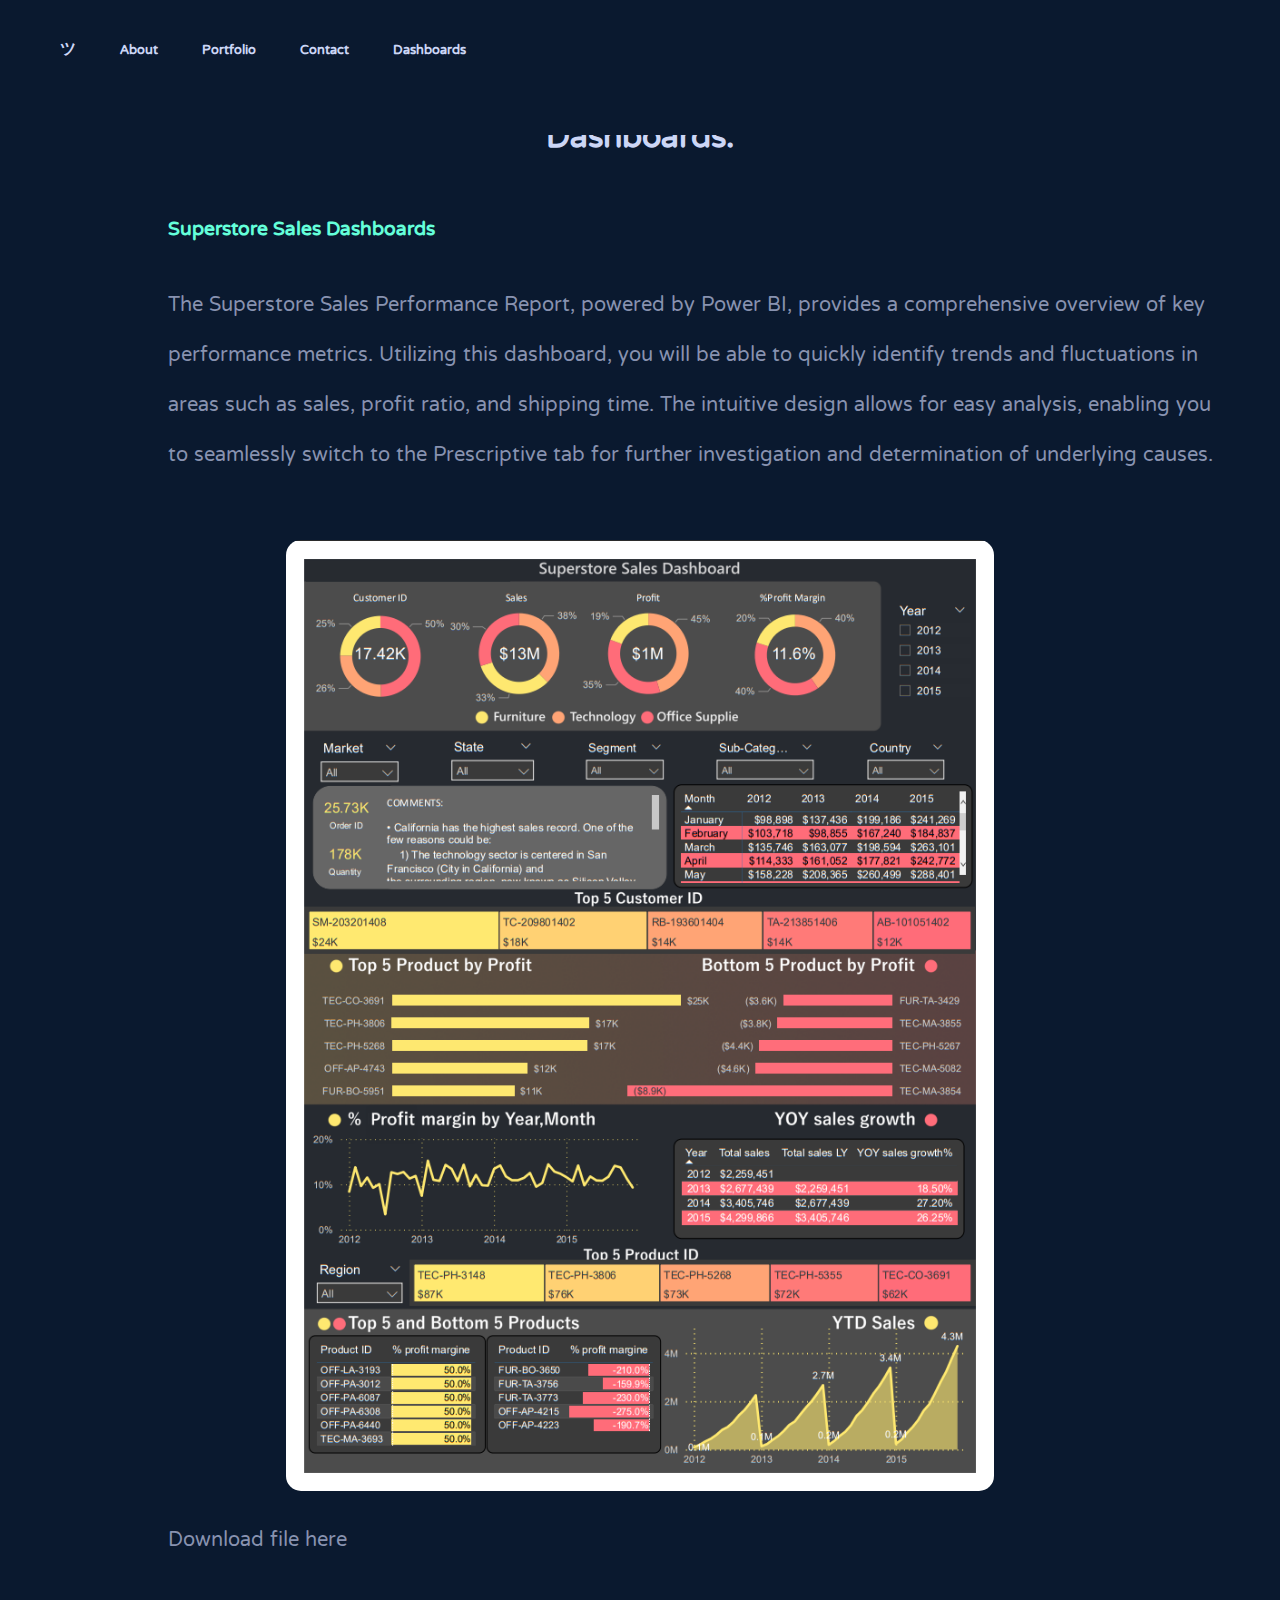
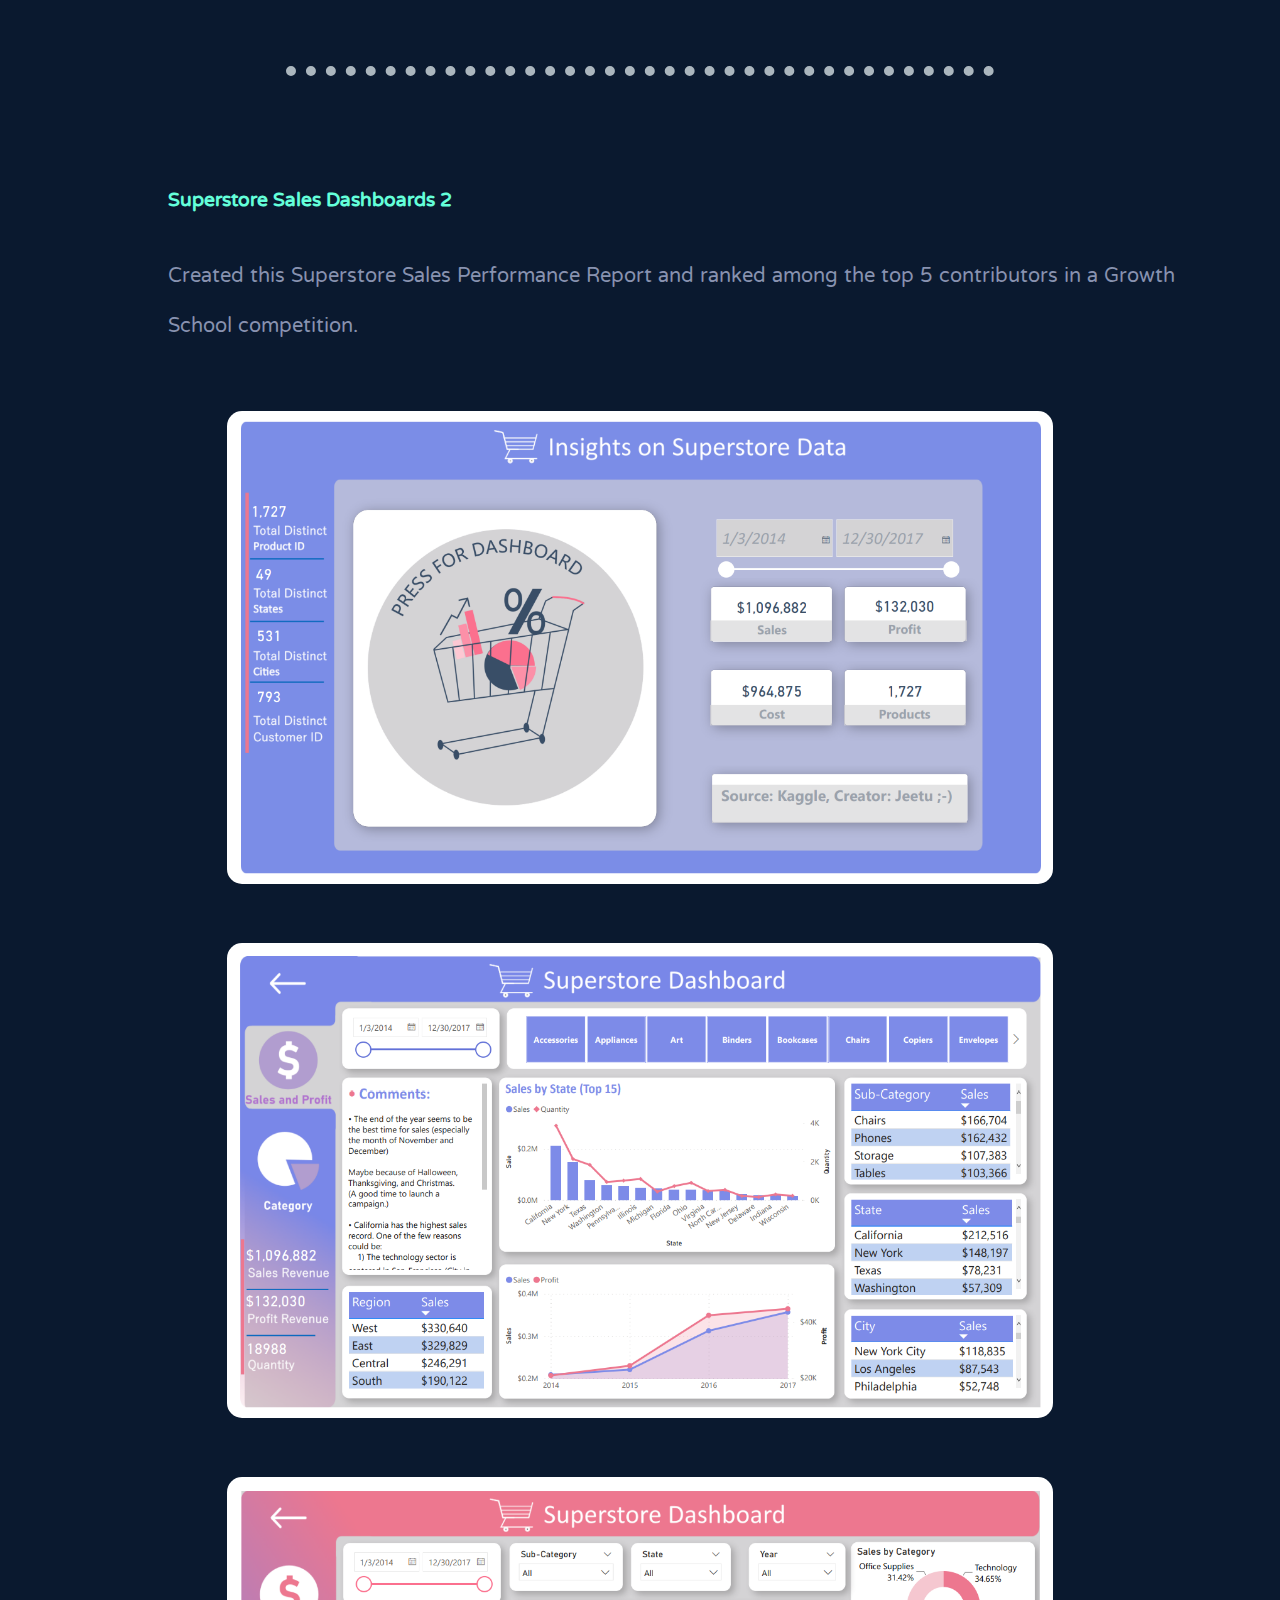
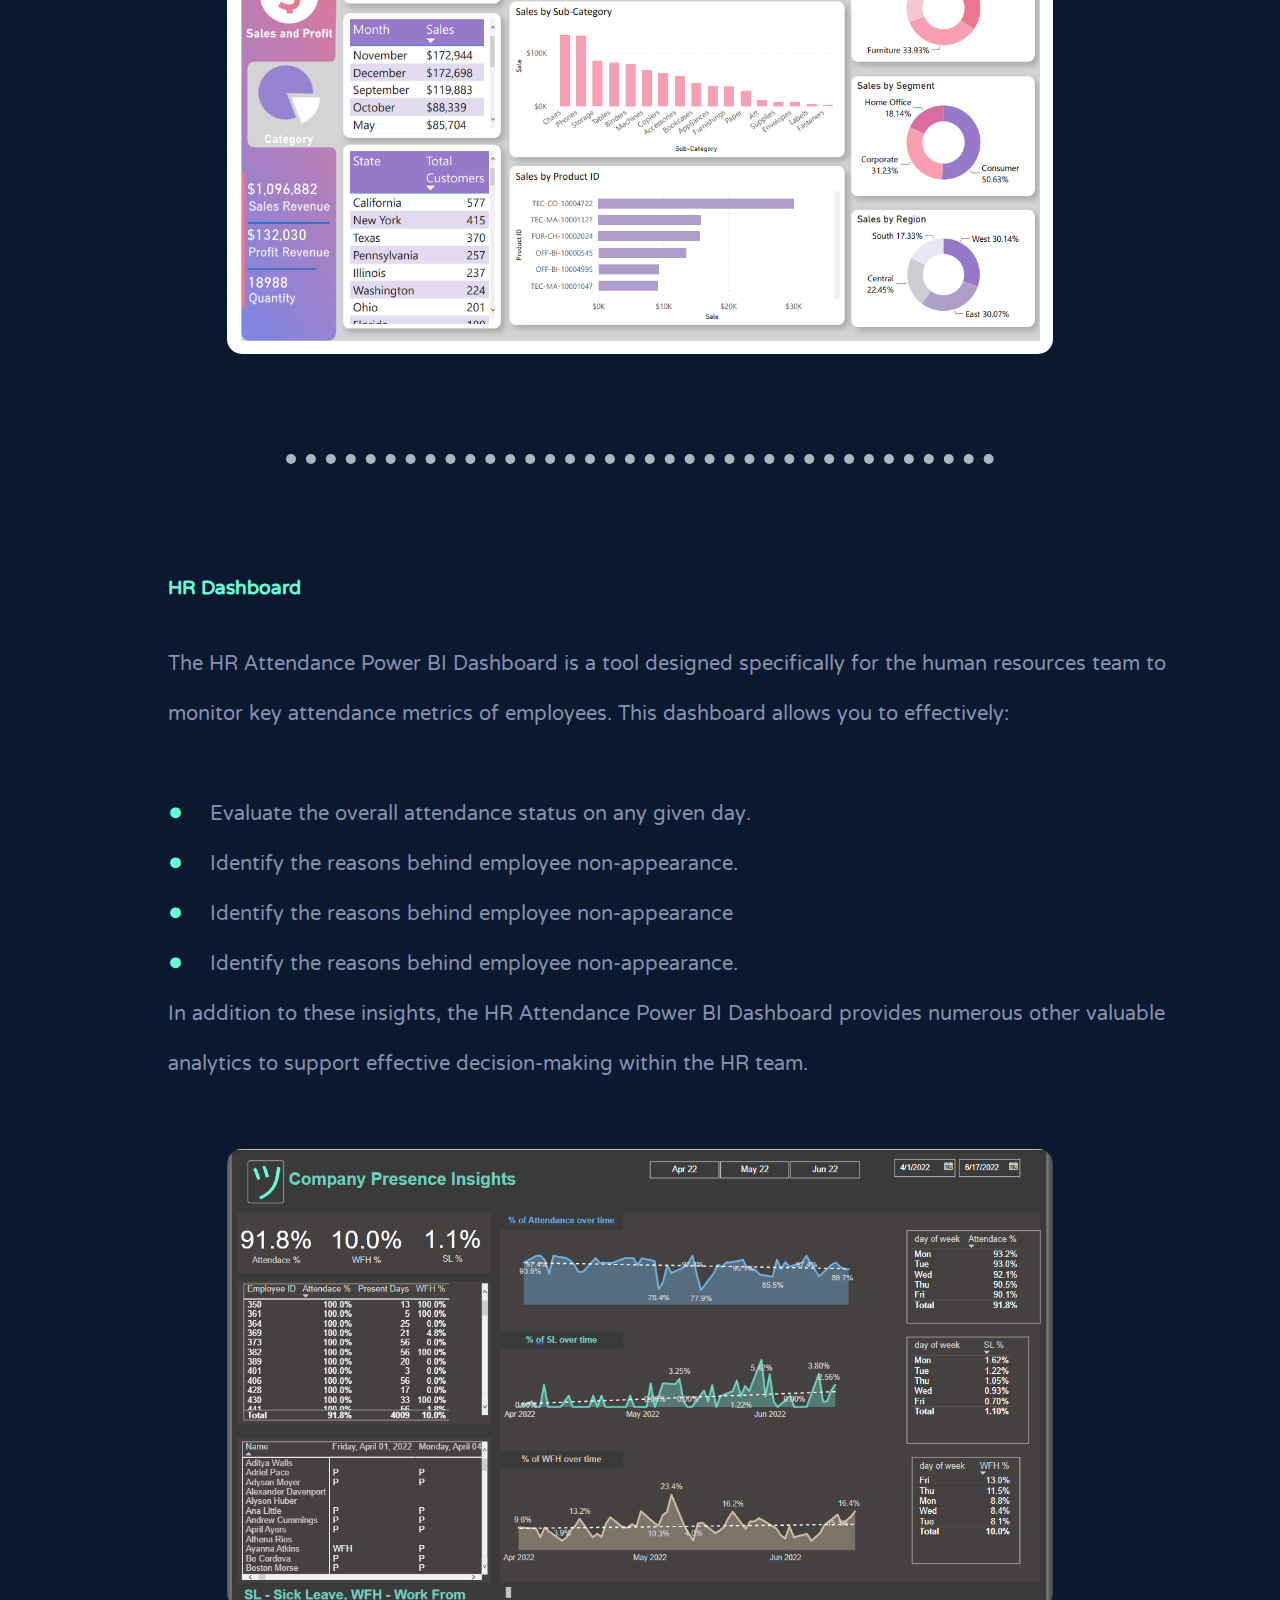
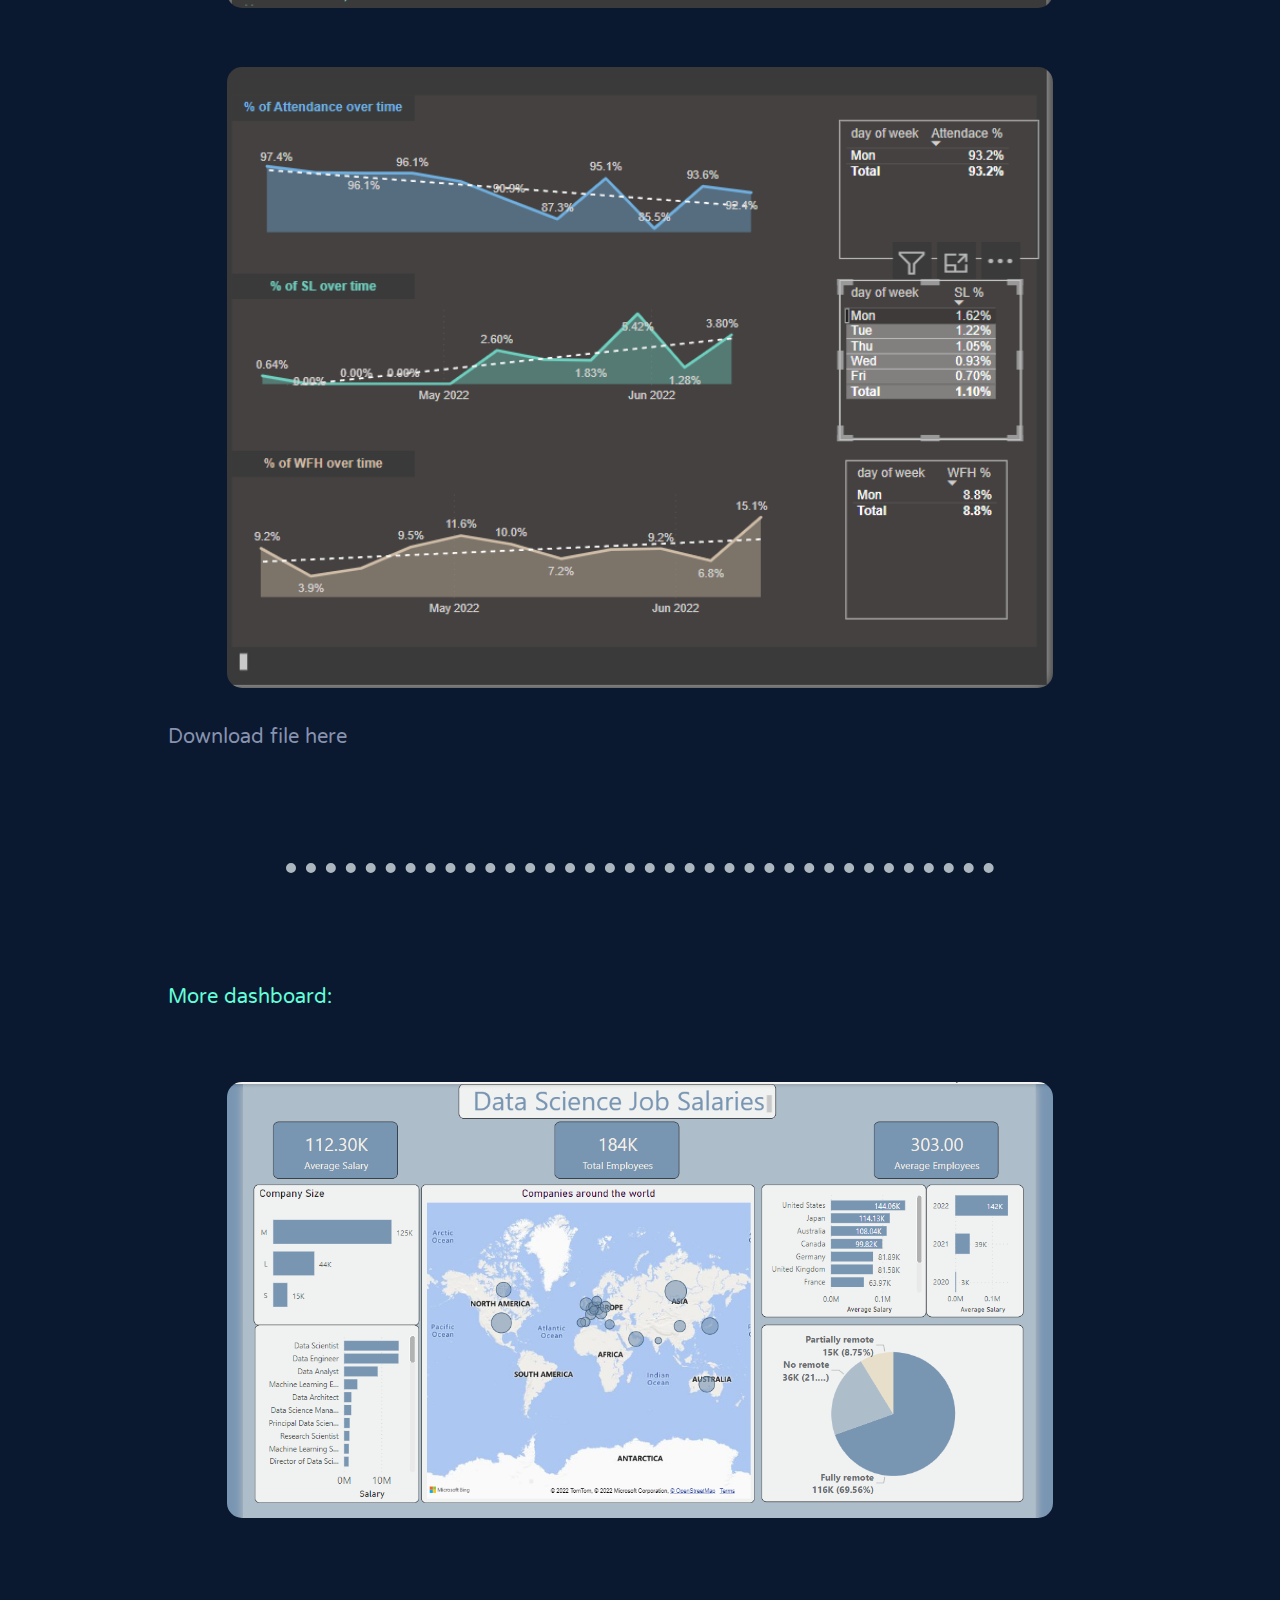
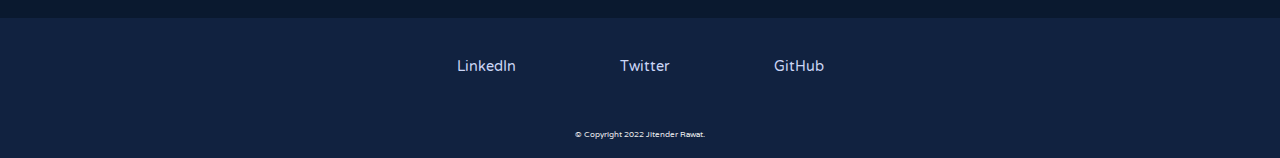
<file: portfolio.html>
<html>
    <head>
        <link
            rel="apple-touch-icon"
            sizes="180x180"
            href="favicon_/apple-touch-icon.png">
        <link
            rel="icon"
            type="image/png"
            sizes="32x32"
            href="favicon_/favicon-32x32.png">
        <link
            rel="icon"
            type="image/png"
            sizes="16x16"
            href="favicon_/favicon-16x16.png">
        <link rel="manifest" href="favicon_/site.webmanifest">
        <link rel="mask-icon" href="favicon_/safari-pinned-tab.svg" color="#5bbad5">
        <meta name="msapplication-TileColor" content="#da532c">
        <meta name="theme-color" content="#ffffff">
        <meta charset="UTF-8">
        <meta name="viewport" content="width=device-width, initial-scale=1.0, maximum-scale=1.0, user-scalable=no">

        <title>
            imjeetu
        </title>

        <link rel="stylesheet" href="css/style.css">
        <link rel="preconnect" href="https://fonts.googleapis.com">
        <link
            rel="preconnect"
            href="https://fonts.gstatic.com"
            crossorigin="crossorigin">
        <link
            href="https://fonts.googleapis.com/css2?family=NTR&display=swap"
            rel="stylesheet">
        <div class="base">
            <div class="base1">
                <a href="index.html#home">
                    <a href="index.html#Home">
                        <h2 class="base_home">ツ</h2>
                    </a>
                    <a href="index.html#About">
                        <h2 class="base_home">About</h2>
                    </a>

                    <a href="index.html#Portfolio">
                        <h2 class="base_home">Portfolio</h2>
                    </a>

                    <a href="index.html#contact">
                        <h2 class="base_home">Contact</h2>
                    </a>

                    <a href="portfolio.html">
                        <h2 class="base_home">Dashboards</h2>
                    </a>
                </a>
            </div>

        </div>
    </head>
    <body>
        <div class="two twwo">
            <section id="Home"></section>
            <div class="small">
                <h2 class="dashboard_title">Dashboards:</h2>
                <h3 class="dashboard">Superstore Sales Dashboards</h3>

                <p class="dashboard_text">The Superstore Sales Performance Report, powered by Power BI, provides a comprehensive overview of key performance metrics. Utilizing this dashboard, you will be able to quickly identify trends and fluctuations in areas such as sales, profit ratio, and shipping time. The intuitive design allows for easy analysis, enabling you to seamlessly switch to the Prescriptive tab for further investigation and determination of underlying causes.
                </p>

            </div>

            <div class="dashboard_img">
                <img class="dash_img dash_img_ver" src="image/brand_new.png" alt="">
            </div>
            <a href="https://github.com/g2rawat/powerBI-superstore-dashboard">
                <p class="dashboard_text dashboard_text1">
                        Download file here

                </p>
            </a>
                <hr>
                <h3 class="dashboard">Superstore Sales Dashboards 2</h3>
            <p class="dashboard_text">Created this Superstore Sales Performance Report and ranked among the top 5 contributors in a Growth School competition.</p>

            <div class="dashboard_img">
                <img class="dash_img" src="image/dashboard1.png" alt="">
            </div>

            <div class="dashboard_img">
                <img class="dash_img" src="image/dashboard2.png" alt="">
            </div>

            <div class="dashboard_img">
                <img class="dash_img" src="image/dashboard3.png" alt="">
            </div>
            <hr>
            <h3 class="dashboard">HR Dashboard</h3>

            <p class="dashboard_text">The HR Attendance Power BI Dashboard is a tool designed specifically for the human resources team to monitor key attendance metrics of employees. This dashboard allows you to effectively:
                <br>
                <br>
                <span class="dot">●</span>
                Evaluate the overall attendance status on any given day.
                <br>
                <span class="dot">
                    ●</span>
                    Identify the reasons behind employee non-appearance.<br>
                <span class="dot">
                    ●</span>
                    Identify the reasons behind employee non-appearance<br>
                <span class="dot">
                    ●</span>
                    Identify the reasons behind employee non-appearance.                <br>
                    In addition to these insights, the HR Attendance Power BI Dashboard provides numerous other valuable analytics to support effective decision-making within the HR team.

                <!-- <div class="dashboard_profile"> <div class="goal"> <h3>GOAL</h3> <p
                class="goal_class">The Goal of this (and other) dashboards is to view the most
                important KPI’s and gain insights to make the best strategic decisions. The
                dashboard also helps with analyzing and reporting on the organization’s current
                state.</p> </div> <div class="goal"> <h3>ADVANTAGES</h3> <p
                class="goal_class">With data and relevant metrics you get a quick, synthetic,
                and dynamic analysis that is highly customizable</p> </div> <div class="goal">
                <h3>GOAL</h3> <p class="goal_class">The Goal of this (and other) dashboards is
                to view the most important KPI’s and gain insights to make the best strategic
                decisions. The dashboard also helps with analyzing and reporting on the
                organization’s current state.</p> </div> </div> -->

                <div class="dashboard_img">
                    <img class="dash_img" src="image/presence attendence.PNG" alt="">
                </div>

                <div class="dashboard_img">
                    <img class="dash_img" src="image/monday record.PNG" alt="">
                </div>

                <a href="https://github.com/g2rawat/Employee-attendance-dashboard">
                    <p class="dashboard_text dashboard_text1">
                        Download file here

                    </p>
                </a>
                <hr>
                <p class="dashboard_text unedrline">More dashboard:</p>

                <div class="dashboard_img">
                    <img class="dash_img" src="image/data science salaary.png" alt="">
                </div>

            </p>
        </div>
    </div>
    <div class="three">
        <a
            class="footer-link"
            href="https://www.linkedin.com/in/jitender-rawat-077b14247">LinkedIn</a>
        <a
            class="footer-link"
            href="https://twitter.com/pengOfM?t=EfsEXO_Sgg9NvSYbX6OvHw&s=08">Twitter</a>
        <a class="footer-link" href="https://github.com/g2rawat">GitHub</a>
        <p class="copy_right">© Copyright 2022 Jitender Rawat.</p>
    </div>
</body>
</file>
<file: css/style.css>
html {
    scroll-behavior: smooth;
    text-size-adjust: 100%;
}

body {
    margin: 0;
    text-align: center;
    font-family: 'NTR', sans-serif;
    /* background-image: linear-gradient(120deg, #fcf1f1 0%, #f7f9fb 100%); */
    background-color: #0A192F;
    color: #8892b0;

}
/* --------------------------------------------------------- */

.base1 {
    /* background-color: #8892b0; */
    position: absolute;
    top: 2.1rem;
    left: 3.125rem;

}
.base_home:hover {
    color: #64FFDA;
}
.base {
    top: 0;
    position: fixed;
    width: 100%;
    height: 15%;
    background-color: #0A192F;
    z-index: 200;
}
.base_home {
    text-align: left;
    margin: 0 10px;
    padding-right: 20px;
    position: relative;
    display: inline-block;
    font-size: 1rem;
}
.one {
    /* background-image: linear-gradient(120deg, #fdfbfb 0%, #ebedee 100%); */
    /* background-color: #112240; */
    position: relative;
    padding: 100px;
    /* padding-bottom: 20px; */
    width: 70%;
    height: 30%;
    top: 15%;
    margin: 50px auto 100px;
    border-radius: 70px;
    text-align: left;
}

.two {
    /* margin: 50px auto; */
    margin: 150px 50px 100px;
    padding-top: 5%;

}

.dev {
    padding-top: 0;
    margin-top: 0;
}
.yolo {
    position: absolute;
    bottom: 2rem;
    /* padding-top: 100px;
    padding-bottom: 100px; */
}


.logo_img2 {
    opacity: 1;
    transition: visibility 0.5s ease;
    position: absolute;
    top: 10px;
    right: 22%;
    padding: 10px;
    width: 25%;
    float: right;
    margin: 20px;
    /* background-color: #112240; */
    border-radius: 20px;
    /* position: absolute; */
}

.logo_img1 {
    position: absolute;
    top: 10px;
    right: 22%;
    padding: 10px;
    width: 25%;
    float: right;
    margin: 20px;
    /* background-color: #112240; */
    border-radius: 20px;
    /* position: absolute; */
}
.logo_img1:hover {
    opacity: 0;
    transition: opacity 0.5s ease;

    /* z-index: -1; */
    /* display: none; */
}

.skill_class {
    background-color: #112240;
    /* padding: 50px; */
    margin: 0 0 100px;
    border-radius: 70px;
    padding-bottom: 50px;

}
.jeetu_op:hover {
    color: #64FFDA;
    font-size: 5.5rem;

}

.dashboard_title{
    color: #CCD6F6;
}

/* --------------------------------------------------------- */
.span {
    color: rgb(100,255,218);
}

h1 {
    margin-top: 0;
    font-family: 'NTR', sans-serif;
    font-size: 5rem;
    margin: auto 0;
    color: #ccd6f6;
    font-weight: 600;
    line-height: 4rem;
}
.dashboard_text1 {
    color: #8892b0;
}
.dashboard_text1:hover {
    text-decoration: underline;
}
.unedrline {
    color: #64FFDA;
}

.dashboard_img {
    margin-top: 5%;
}
.twwo {
    margin-top: 0;
}
.dot {
    color: #64FFDA;
    padding-right: 2%;
}
.dashboard {
    color: #64FFDA;
    padding-left: 10%;
    text-align: left;
}
.dashboard_text {
    padding-left: 10%;
    text-align: left;
}
.dash_img {
    border-radius: 15px;
    text-align: left;
    width: 70%;
}
.dash_img_ver{
    width: 60%;
}

/* --------------------------------------------------------- */

h2 {
    font-family: 'NTR', sans-serif;
    font-size: 2.5rem;
    margin: 2rem auto 19;
    font-weight: bold;
    color: #CCD6F6;

}
/* --------------------------------------------------------- */
.for_border {
    z-index: 100%;
    position: relative;
    padding-top: 10px;
}

.new_border {
    position: relative;
    bottom: 50px;
    margin: auto;
    border: 1px dashed pink;
    border-top-left-radius: 10px;
    border-top-right-radius: 10px;
    border-bottom: none;
}

h3 {
    font-family: 'NTR', sans-serif;
    color: #64FFDA;
    font-size: 1.5rem;

}
/* --------------------------------------------------------- */

.top_cloud {
    position: absolute;
    right: 300px;
    top: 50px;
}
/* --------------------------------------------------------- */

.bottom_cloud {
    padding-bottom: 100px;
    position: absolute;
}

/* --------------------------------------------------------- */

a {
    color: #7D6E83;
}
/* --------------------------------------------------------- */

.skill-row {
    /* margin: 50px auto; */
    text-align: left;
    width: 70%;
    margin: 0 auto;
    border-radius: 70px;
    background-color: #112240;
    padding: 50px;

}
.jeetu:hover {
    color: #ccd6f6;
    font-size: 5.5rem;

}

.skill-row:hover {
    background-color: #0A192F;
}
.skill-row2:hover {
    background-color: #0A192F;
}
.my_img {
    width: 166.344px;
}

.skill_img1 {
    width: 30%;
    float: right;
    margin: 20px;
}

.git_img {
    position: relative;
    bottom: 10%;
    width: 25%;
    float: left;
    margin: 20px;
}

.skill_img2 {
    /* position: relative; */
    /* top: 70px; */
    /* width: 25%; */
    /* height: 60%; */
    width: 30%;
    float: left;
    margin: 20px;
    /* position: absolute; */
    /* position: absolute; */

}

hr {
    border: 0;
    border-top: 10px dotted #abb6be;
    /* border-left: 0px;
border-bottom: 0px;
border-right: 0px; */
    width: 10%;
    margin: 100px auto;
}
.skilss {
    margin: 100px auto;

}
.skill-row2 {
    /* margin: 50px auto; */
    text-align: left;
    width: 70%;
    line-height: 3;
    margin: 0 auto;
    border-radius: 70px;
    background-color: #112240;
    padding: 50px;
}
p {
    line-height: 2;
    font-size: 25px;
    /* text-align: justify; */
}

.skill-row_git {
    border-bottom: 100%;
    border-width: 20%;
    border-color: #64FFDA;
}

.git_p {
    color: #8892b0;
    line-height: 1.5;
    font-size: 25px;
}
.my_img_p {
    line-height: 2;
    width: 70%;
    margin: auto;

}
.get_in_touch {
    color: #AEBDCA;
    margin: 50px auto;
    font-size: 10rem;
}

.mountain {
    width: 70%;
    height: 50%;
}
.three {
    width: 100%;
    background-color: #112240;

    /* padding: 100px auto 100px auto; */
    height: 100px;
    padding: 30px 0 10px;
    /* padding-top: 50px;
    padding-bottom: 50px; */
}
.footer-link {
    font-size: large;
    color: #ccd6f6;
    margin: 0 50px;
    text-decoration: none;
}
.footer-link:hover {
    color: #64FFDA;
    margin: 0 50px;
    text-decoration: none;
}
.contact-message {
    text-align: center;
    width: 40%;
    margin: 30px auto;

}

.dashboard_profile {
    margin-top:10% ;
    background-color: #112240;
    border-radius: 20px;
}
.goal {
    display: inline-block;
    position: relative;
    width: 30%;

}
.goal_class {
    font-size: 1.5rem;
    line-height: 1.6;
    margin-right: 7%;
    margin-left: 7%;
    /* text-align: center; */
    border: #009F9D;
}

.more {
    width: 50px;
    padding: 1.3em 3em;
    font-size: 12px;
    text-transform: uppercase;
    letter-spacing: 2.5px;
    font-weight: 500;
    color: #000;
    background-color: #ccd6f6;
    border: none;
    border-radius: 45px;
    box-shadow: 0 8px 15px rgba(0, 0, 0, 0.1);
    transition: all 0.3s ease 0s;
    cursor: pointer;
    outline: none;
}

button {
    padding: 1.3em 3em;
    font-size: 12px;
    text-transform: uppercase;
    letter-spacing: 2.5px;
    font-weight: 500;
    color: #000;
    background-color: #ccd6f6;
    border: none;
    border-radius: 45px;
    box-shadow: 0 8px 15px rgba(0, 0, 0, 0.1);
    transition: all 0.3s ease 0s;
    cursor: pointer;
    outline: none;
}

button:hover {
    background-color: #64FFDA;
    box-shadow: 0 15px 20px rgba(46, 229, 157, 0.4);
    color: black;
    transform: translateY(-7px);
}

button:active {
    transform: translateY(-1px);
}
/* .btn {
    background: #a2c3de;
    background-image: -webkit-linear-gradient(top, #a2c3de, #AEBDCA);
    background-image: -moz-linear-gradient(top, #a2c3de, #AEBDCA);
    background-image: -ms-linear-gradient(top, #a2c3de, #AEBDCA);
    background-image: -o-linear-gradient(top, #a2c3de, #AEBDCA);
    background-image: linear-gradient(to bottom, #a2c3de, #AEBDCA);
    -webkit-border-radius: 9;
    -moz-border-radius: 9;
    border-radius: 9px;
    font-family: 'Montserrat', sans-serif;
    color: #ffffff;
    font-size: 15px;
    padding: 10px 20px;
    text-decoration: none;
}

.btn:hover {

    background: #AEBDCA;
    background-image: -webkit-linear-gradient(top, #AEBDCA, #a2c3de);
    background-image: -moz-linear-gradient(top, #AEBDCA, #a2c3de);
    background-image: -ms-linear-gradient(top, #AEBDCA, #a2c3de);
    background-image: -o-linear-gradient(top, #AEBDCA, #a2c3de);
    background-image: linear-gradient(to bottom, #AEBDCA, #a2c3de);
    text-decoration: none;
} */
.copy_right {
    color: #edeff0;
    font-size: 0.6rem;
    padding-top: 30px;
}
.hi {
    width: 6%;
}
.hello {
    margin-bottom: 0;
}
.in_process {
    font-family: 'Montserrat', sans-serif;
    color: #64FFDA;
    margin: auto;

}
.illustration_1 {
    border-radius: 5%;
    width: 16rem;
    margin: 100px 50px;

}
.img_box {
    background-color: #112240;
    /* padding: 50px; */
    border-radius: 70px;
    margin: 1px;
    position: relative;
    display: inline-block;
}
.illustration_2 {
    margin: 100px auto;
    width: 16rem;
    height: 16rem;
}
.illustration_skill {
    /* margin: 50px 50px; */
    /* text-align: left; */
    width: 100%;
    /* line-height: 3; */
}
.grid {
    display: grid;
    grid-template-columns: repeat(5, 1fr);
    grid-template-rows: repeat(5, 1fr);
    grid-column-gap: 0;
    grid-row-gap: 0;
}
.bg {
    background: linear-gradient(45deg, #000850 0%, #000320 100%), radial-gradient(100% 225% at 100% 0%, #FF6928 0%, #000000 100%), linear-gradient(225deg, #FF7A00 0%, #000000 100%), linear-gradient(135deg, #CDFFEB 10%, #CDFFEB 35%, #009F9D 35%, #009F9D 60%, #07456F 60%, #07456F 67%, #0F0A3C 67%, #0F0A3C 100%);
    background-blend-mode: screen, overlay, hard-light, normal;
}
/* @@@@@@@@@@@@@@@@@@@@@@@@@@@@@@@@@@@@@@@@@@@@@@@@@@@@@@@@@@@@@@@@@@@@@@@@@@@@@@@@@@@@@@@@@@@@@@@@@@@@@@@@ */

body {
    background-color: #0A192F;
    color: #8892b0;
    margin: 0;
    /* background-color: black; */
    text-align: center;
}
h2 {
    font-family: 'NTR', sans-serif;
    font-size: 2.5rem;
    margin: 2rem auto 19;
    font-weight: bold;
    color: #CCD6F6;

}
a {
    text-decoration: none;
}
.header {
    text-align: left;
    color: #64FFDA;
    font-size: 1.5rem;
}
.sub_img {
    color: aqua;
    margin: 10%;
}
.portfolio-photo {
    float: left;
    width: 20%;
}
.img {
    padding-top: 2%;
    width: 90%;
}
.title {
    margin: o auto;
    width: 80%;
}

.img {
    width: 90%;
    margin: 5% auto;
    background-color: #0c0b0b;
    border-radius: 5%;
}

hr {
    width: 60%;
    /* margin: 0; */
}

.icon {
    float: left;
    width: 20%;
    padding-right: 2%;
    margin-left: 5%;

}

.three {
    width: 100%;
    background-color: #112240;
    /* padding: 100px auto 100px auto; */
    height: 100px;
    padding: 30px 0 10px;
    /* padding-top: 50px;
    padding-bottom: 50px; */
}

.footer-link {
    font-size: large;
    color: #ccd6f6;
    margin: 0 50px;
}

.footer-link:hover {
    color: #64FFDA;
    margin: 0 50px;
    text-decoration: none;
}

.copy_right {
    color: #edeff0;
    font-size: 0.6rem;
    padding-top: 30px;
    text-align: center;
}

p {
    text-align: justify;
}

.canvas {
    position: relative;
    text-align: center;
    padding-bottom: 10%;
}

.base1 {
    /* background-color: #8892b0; */
    position: absolute;
    top: 2.1rem;
    left: 3.125rem;

}
.base_home:hover {
    color: #64FFDA;
}

.portfolio_headline:hover {
    text-decoration: underline;
}
.base {
    top: 0;
    position: fixed;
    width: 100%;
    height: 15%;
    background-color: #0A192F;
    z-index: 200;
}
.base_home {
    text-align: left;
    margin: 0 10px;
    padding-right: 20px;
    position: relative;
    display: inline-block;
    font-size: 1rem;
}


@media only screen and (max-width: 480px) {
    .base {
        height: 10%;
        background-color: #0A192F;
    }


    .base1 {
        position: relative;
        top: 1.4rem;
        left: 1.5rem;
        text-align: left;
    }

    .base_home {
        text-align: left;
        margin: 0 4px;
        padding-right: 10px;
        position: relative;
        display: inline-block;
        font-size: 1rem;
    }


    .one {
        /* background-image: linear-gradient(120deg, #fdfbfb 0%, #ebedee 100%); */
        /* background-color: #d67534; */
        position: relative;
        padding: 10%;
        padding-top: 10%;
        /* padding-bottom: 20px; */
        /* width: 70%; */
        /* height: 30%; */
        top: 10%;
        margin: 0% auto 0%;
        /* border-radius: 70px;
        text-align: left; */
    }

    .logo_img2 {
        opacity: 0;
        z-index: -1;
        width: 5%;


    }
    
    .logo_img1 {
        display: none;
        z-index: -1;
        width: 5%;


    }

    .my_img_p {
        line-height: 1.5;
        width: 90%;
        /* margin: auto; */
    
    }

    .hi {
        width: 35%;
    }

    .two {
        /* margin: 50px auto; */
        margin: 10% 3% 100px;
        padding-top: 5%;
    
    }
    .skill_class {
        /* background-color: #112240; */
        background-color: #112240;
        /* padding: 50px; */
        margin: 5% 0 5%;
        border-radius: 1rem;
        padding-bottom: 5%;
    
    }


    .skill-row {
        /* margin: 50px auto; */
        text-align: left;
        width: 85%;
        margin: 0 auto;
        border-radius: 1rem;
        background-color: #112240;
        padding: 5%;
    
    }
    h3 {
        color: #64FFDA;
        font-size: 1.5rem;
        line-height: 1.5;
    
    }


    .skill_img1 {
        width: 50%;
        float: none;
        margin: 0;
        position: relative;
        left: 25%;

    }


    h2 {
        font-family: 'NTR', sans-serif;
        font-size: 2.5rem;
        margin: 0.5rem auto 0.5rem;
        font-weight: bold;
        color: #CCD6F6;
    
    }
    p {
        line-height: 1;
        font-size: 25px;
        /* text-align: justify; */
    }
    .skill-row2 {
        /* margin: 50px auto; */
        text-align: left;
        width: 85%;
        margin: 0 auto;
        border-radius: 1rem;
        background-color: #112240;
        padding: 5%;
    }

    .skill_img2 {
        width: 50%;
        float: none;
        margin: 0;
        position: relative;
        left: 25%;
    
    }

    .git_img {
        position: relative;
        bottom: 10%;
        width: 30%;
        float: right;
        margin: 20px;
    }

    .portfolio_headline {
        text-decoration: underline;
    }

    .contact-message {
        text-align: center;
        width: 90%;
        margin: 30px auto;
    
    }

    .footer-link {
        font-size: large;
        color: #ccd6f6;
        margin: 0 3%;
        text-decoration: none;
    }

    .my_img {
        width: 50%;
    }
    .dash_img_ver{
        width: 90%;
    }

    .dashboard_text {
        padding-left: 5%;
        text-align: left;
    }
    .dashboard {
        color: #64FFDA;
        padding-left: 5%;
        text-align: left;
        margin-top: 0;
    }
    .dashboard_title{
        color: #CCD6F6;
    }
    .dash_img {
        width: 90%;
    }
    hr {
        margin: 10% auto;
    }

    .yolo {
        position: relative;
        bottom: 1rem;
        top: 1rem;
    }
    h1 {

        font-size: 4rem;
        color: #ccd6f6;
        font-weight: 600;
        line-height: 3rem;
    }
}
</file>
